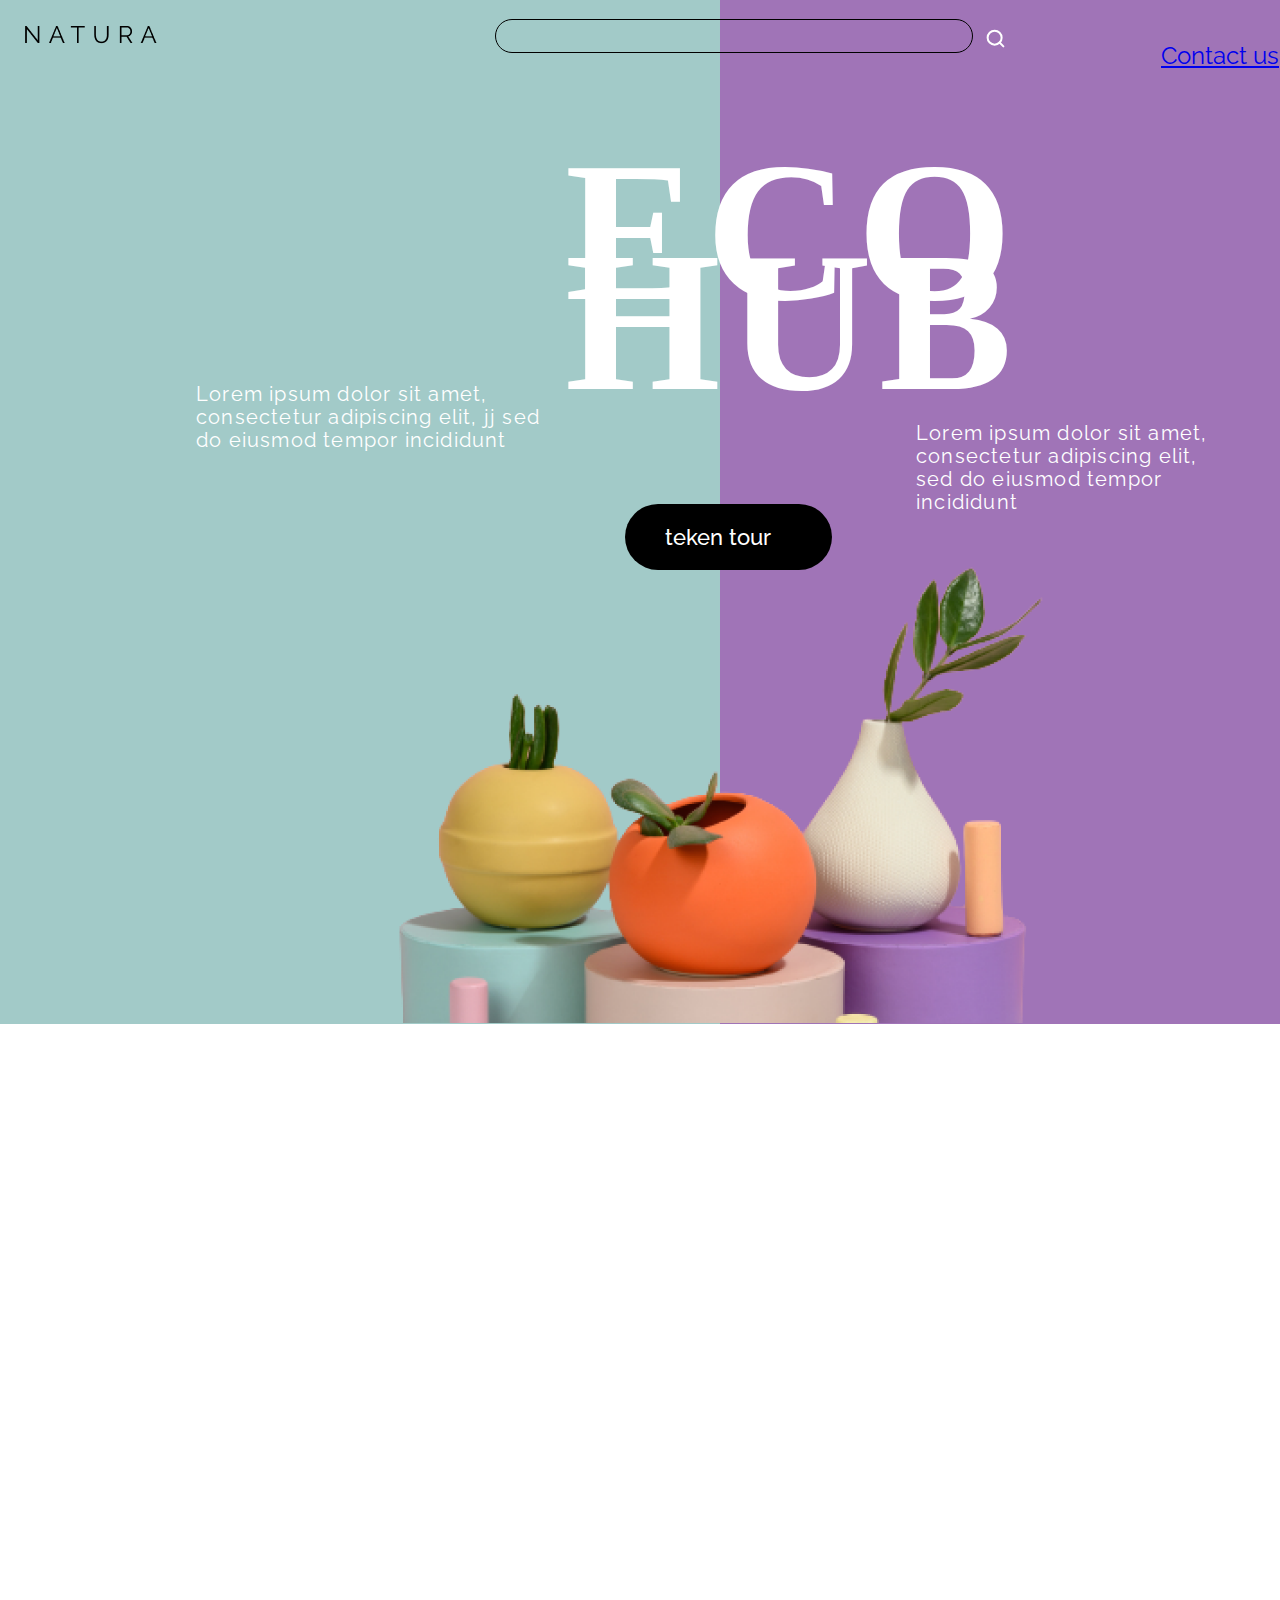
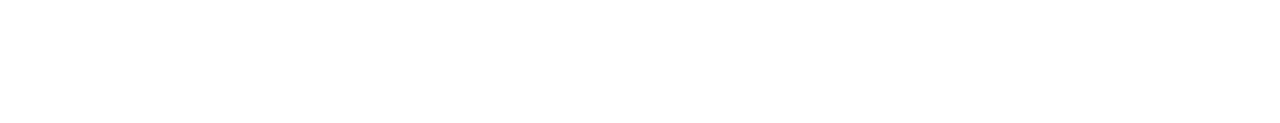
<file: index.html>
<!DOCTYPE html>
<html lang="en">
<head>
    <meta charset="UTF-8">
    <meta http-equiv="X-UA-Compatible" content="IE=edge">
    <meta name="viewport" content="width=device-width, initial-scale=1.0">
    <link rel="stylesheet" href="css/style.css">
    <title>Landing-Page</title>
    <link href="https://fonts.googleapis.com/css2?family=Raleway:wght@200&display=swap" rel="stylesheet"> 
    <link href="https://fonts.googleapis.com/css2?family=Raleway:wght@300;400&display=swap" rel="stylesheet">
</head>
<body>
    <section class="cont1">
        <div> <img class="logo" src="img/NATURA.png"></div>
        <p class="fp">Lorem ipsum dolor sit amet,
            consectetur adipiscing elit, jj
            sed do eiusmod tempor incididunt </p>
    </section>
    <section class="cont2">
        <button class="contus"><a href="contact_us.html">Contact us</a></button>
        <button class="singup"><a href="sing_up.html">Sing up</a></button>
        <p class="sp"> Lorem ipsum dolor sit amet, 
            consectetur adipiscing elit, 
            sed do eiusmod tempor incididunt </p>
    </section>
    <section class="cont3">
        <input type="text">
        <section class="serch">
            <section class="loupes">
            <img src="img/search.svg" alt="">
            </section>
        </section>
        <section class="tp">
            <h1>ECO HUB</h1>
        </section>
        <section>
            <p class="imgb">teken tour</p>
        </section>
    </section>
    <section>
        <div></div>
    </section>
</body>
</html>
</file>
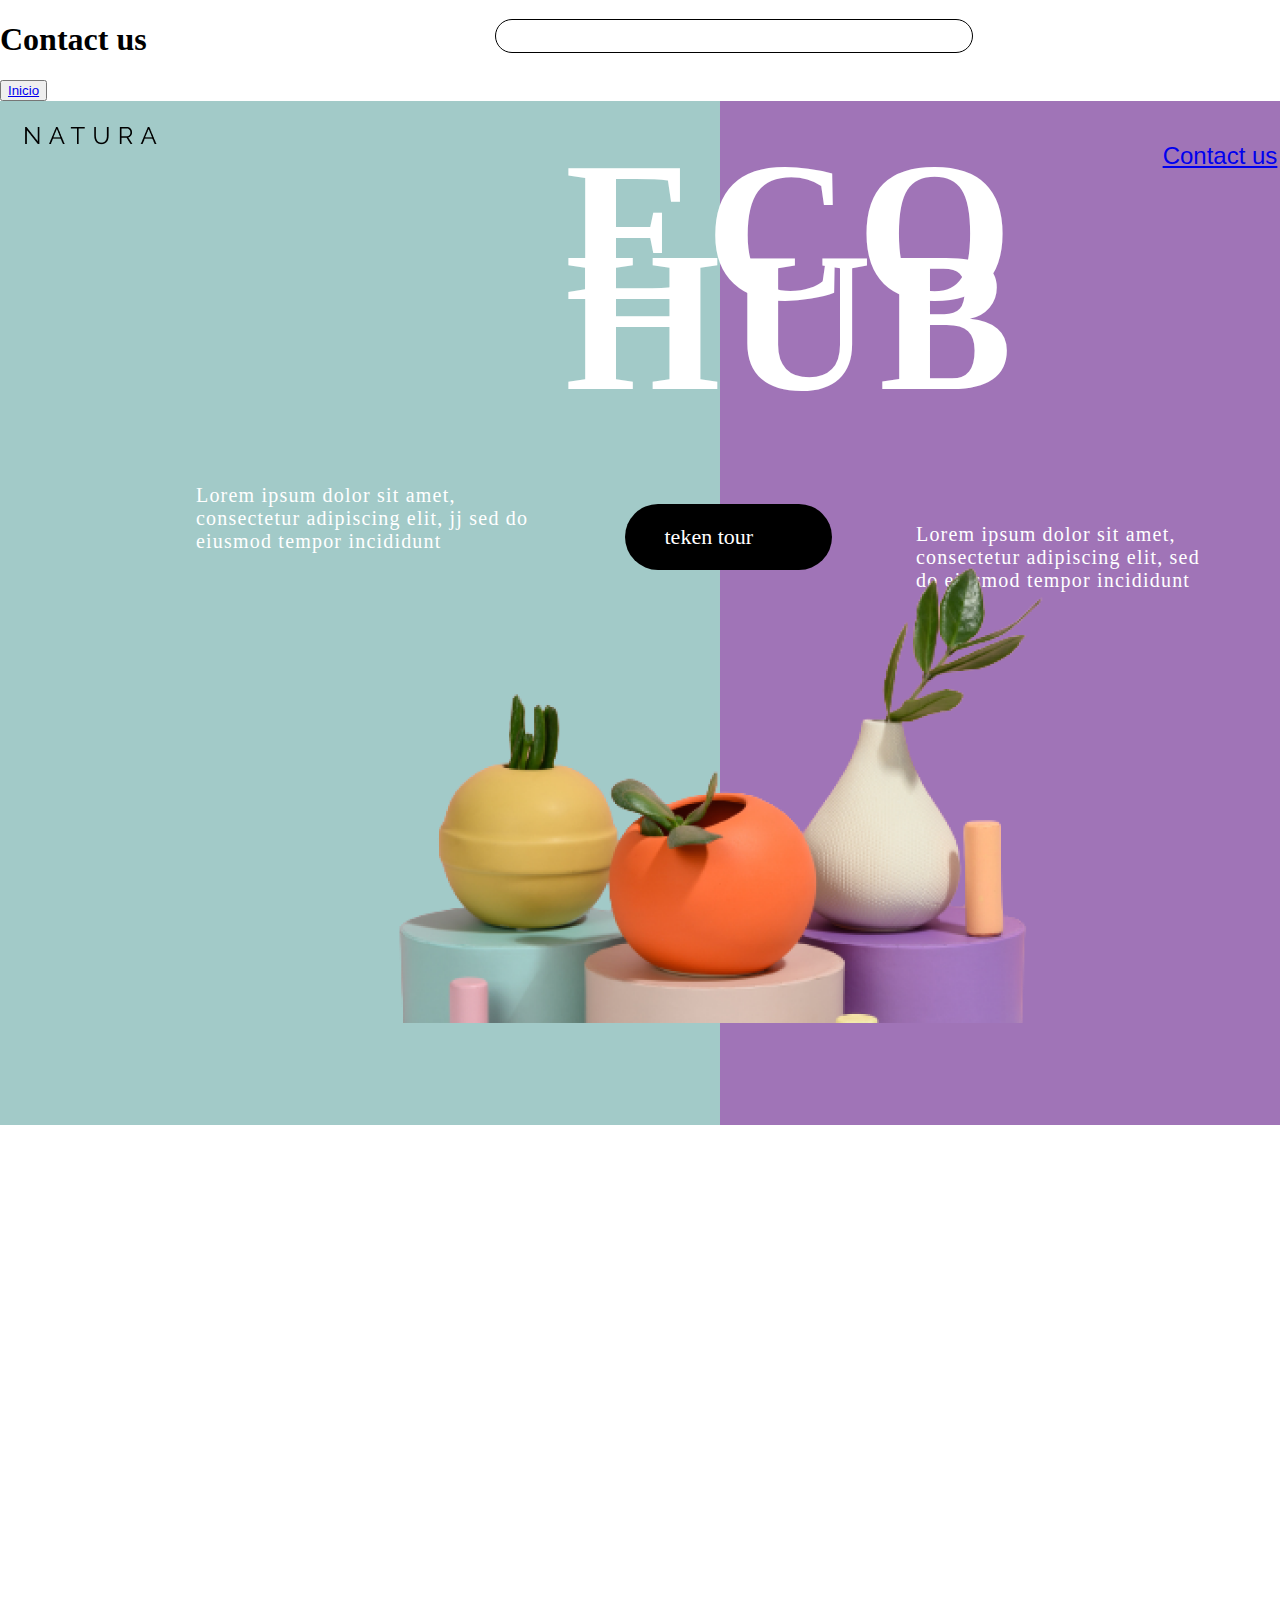
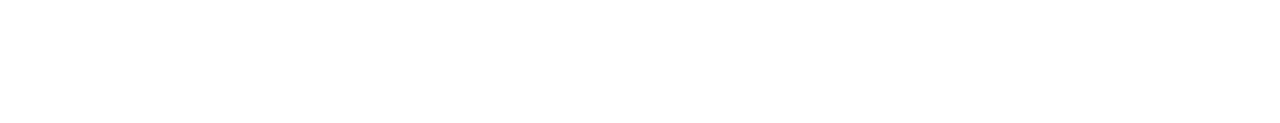
<file: contact_us.html>
<!DOCTYPE html>
<html lang="en">
<head>
    <meta charset="UTF-8">
    <meta http-equiv="X-UA-Compatible" content="IE=edge">
    <meta name="viewport" content="width=device-width, initial-scale=1.0">
    <link rel="stylesheet" href="css/style.css">
    <title>Contact Us</title>
</head>
<body>
    <h1>Contact us</h1>
    <button class="landin"><a href="landing-page.html">Inicio</a></button>
    <section class="cont1">
        <div> <img class="logo" src="img/NATURA.png"></div>
        <p class="fp">Lorem ipsum dolor sit amet,
            consectetur adipiscing elit, jj
            sed do eiusmod tempor incididunt </p>
    </section>
    <section class="cont2">
        <button class="contus"><a href="contact_us.html">Contact us</a></button>
        <button class="singup"><a href="sing_up.html">Sing up</a></button>
        <p class="sp"> Lorem ipsum dolor sit amet, 
            consectetur adipiscing elit, 
            sed do eiusmod tempor incididunt </p>
    </section>
    <section class="cont3">
        <input type="text">
        <section class="serch">
            <section class="loupes">
            <img src="img/search.svg" alt="">
            </section>
        </section>
        <section class="tp">
            <h1>ECO HUB</h1>
        </section>
        <section>
            <p class="imgb">teken tour</p>
        </section>
    </section>
    <section>
        <div></div>
    </section>
</body>
</body>
</html>
</file>
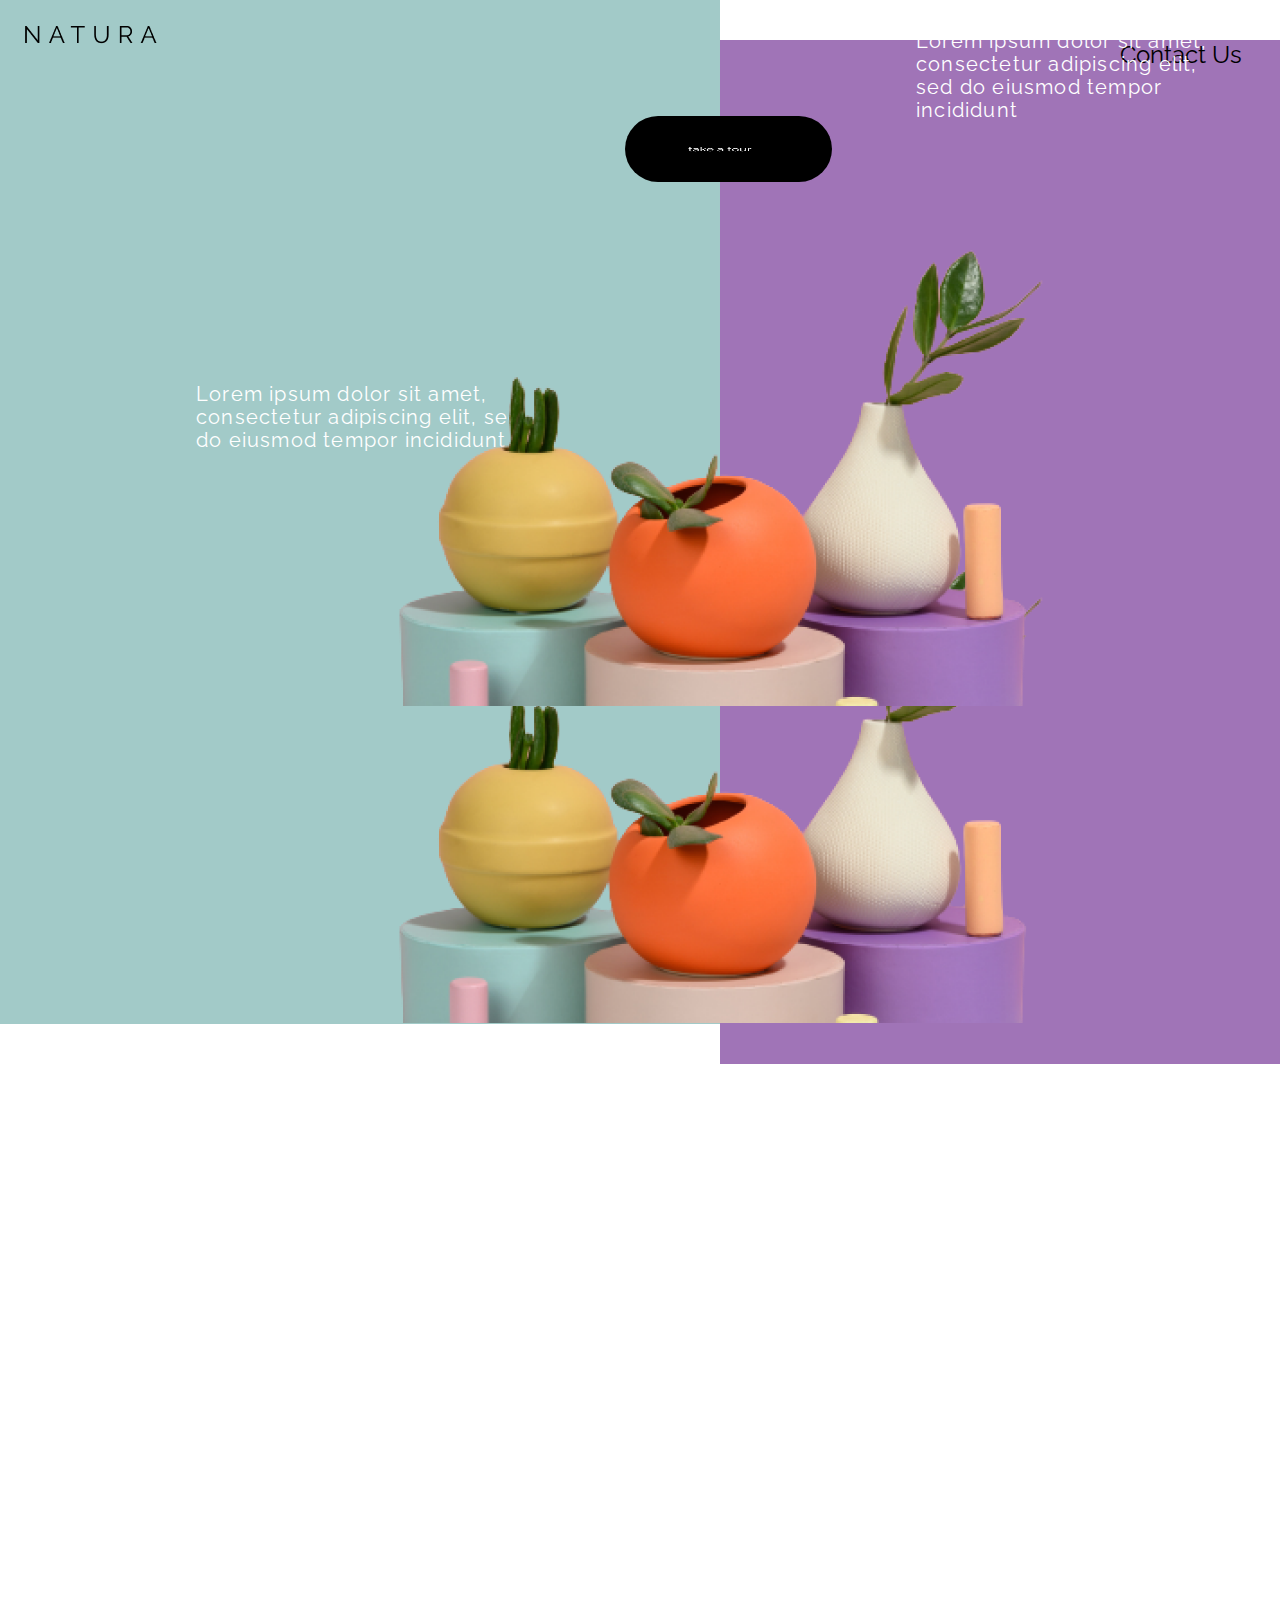
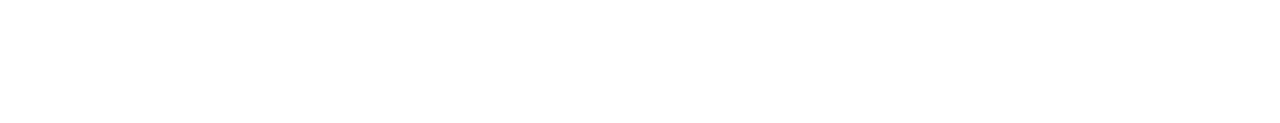
<file: landing-page.html>
<!DOCTYPE html>
<html lang="en">
<head>
    <meta charset="UTF-8">
    <meta http-equiv="X-UA-Compatible" content="IE=edge">
    <meta name="viewport" content="width=device-width, initial-scale=1.0">
    <link rel="stylesheet" href="css/style.css">
    <title>Landing-Page</title>
    <link href="https://fonts.googleapis.com/css2?family=Raleway:wght@200&display=swap" rel="stylesheet"> 
    <link href="https://fonts.googleapis.com/css2?family=Raleway:wght@300;400&display=swap" rel="stylesheet">
</head>
<body>
    <section class="cont1">
        <div> <img class="logo" src="img/NATURA.png"></div>
        <p class="fp">Lorem ipsum dolor sit amet,
            consectetur adipiscing elit, 
            sed do eiusmod tempor incididunt </p>
    </section>
    <section class="cont2">
        <div class="contus">Contact Us </div>
        <div class="singup">Sing up</div>
        <p class="sp"> Lorem ipsum dolor sit amet, 
            consectetur adipiscing elit, 
            sed do eiusmod tempor incididunt </p>
    </section>
    <section class="cont3">
        <p class="tp">ECO HUB</p>
        <div><img class="imgb" src="img/Primary button.png" > </div>
        <div><img class="img" src="img/pexels-daria-liudnaya-7354480-removebg-preview 1.png"> </div>
        
    </section>
    <section>
        <div></div>
    </section>
</body>
</html>
</file>
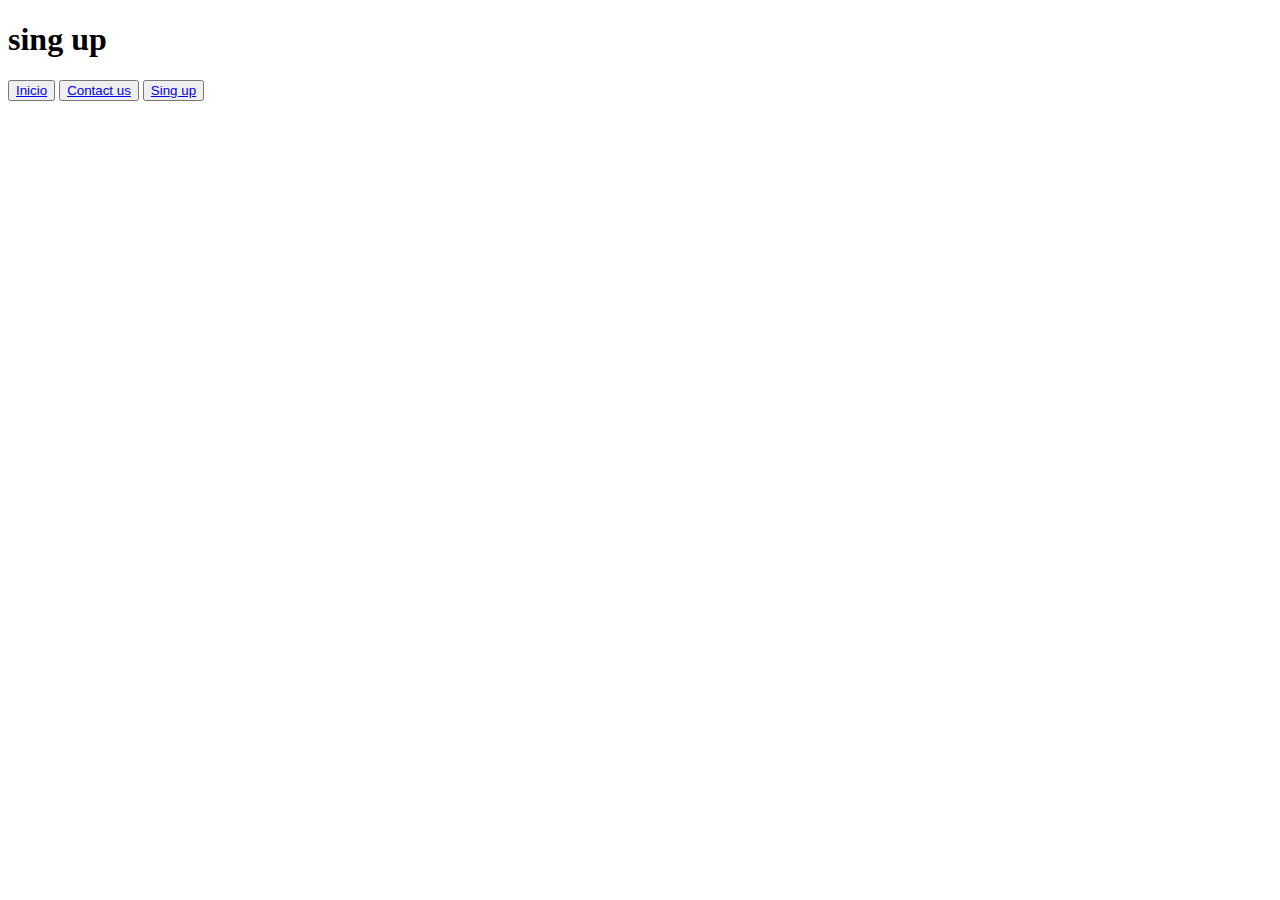
<file: sing_up.html>
<!DOCTYPE html>
<html lang="en">
<head>
    <meta charset="UTF-8">
    <meta http-equiv="X-UA-Compatible" content="IE=edge">
    <meta name="viewport" content="width=device-width, initial-scale=1.0">
    <title>Sing UP</title>
</head>
<body>
    <h1>sing up</h1>
    <button class="landin"><a href="landing-page.html">Inicio</a></button>
    <button class="contus"><a href="contact_us.html">Contact us</a></button>
    <button class="singup"><a href="sing_up.html">Sing up</a></button>
</body>
</html>
</file>
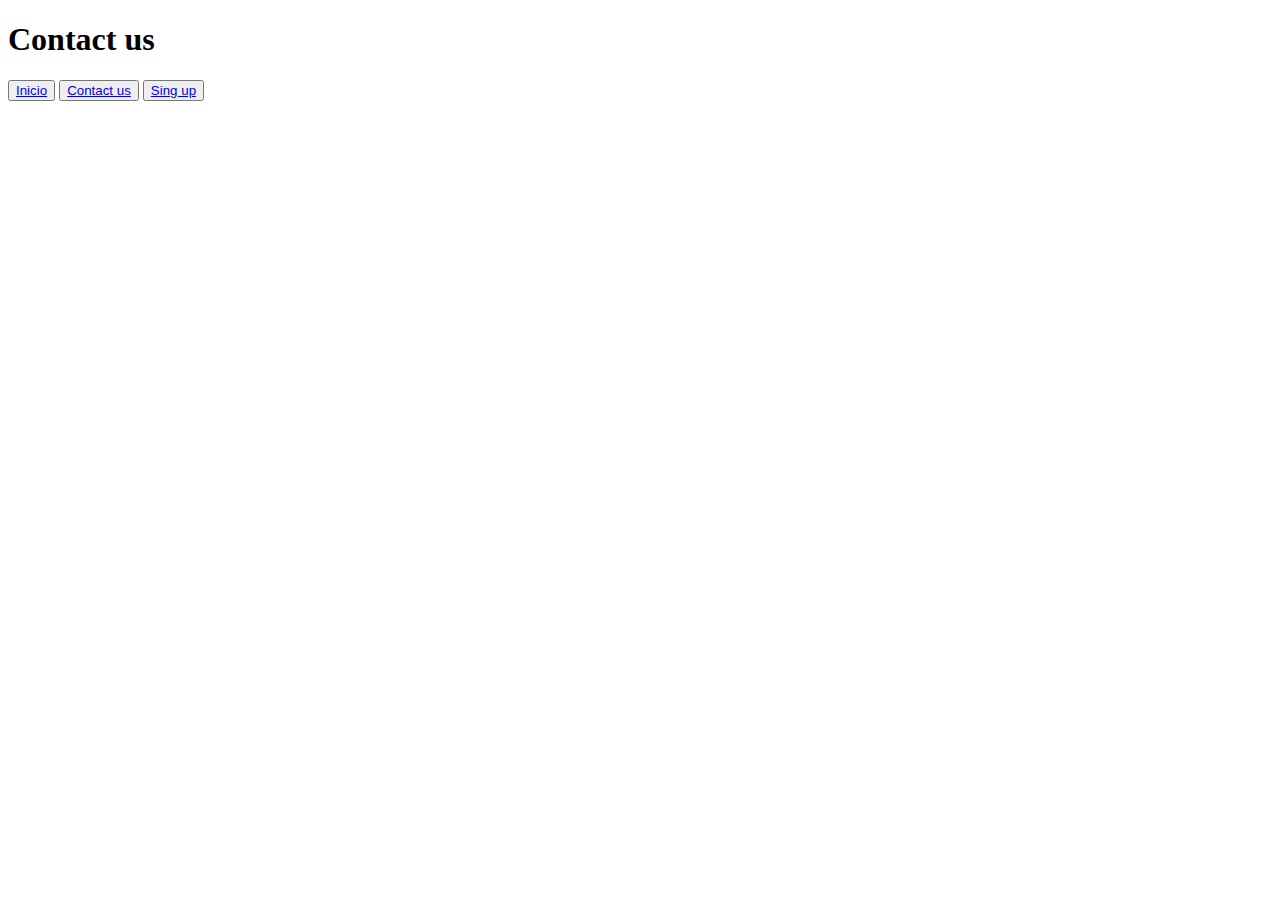
<file: taken_tour.html>
<!DOCTYPE html>
<html lang="en">
<head>
    <meta charset="UTF-8">
    <meta http-equiv="X-UA-Compatible" content="IE=edge">
    <meta name="viewport" content="width=device-width, initial-scale=1.0">
    <title>Contact Us</title>
</head>
<body>
    <h1>Contact us</h1>
    <button class="landin"><a href="landing-page.html">Inicio</a></button>
    <button class="contus"><a href="contact_us.html">Contact us</a></button>
    <button class="singup"><a href="sing_up.html">Sing up</a></button>
</body>
</html>
</file>
<file: css/style.css>
body{
    margin: 0;
    text-decoration: none;
}
.cont1{
    background: #A2CAC8;
    width: 720px;
    height: 1024px;
    top: 0%;
}
.fp{
    width: 356px;
    height: 69px;
    margin-left: 196px;
    margin-top: 335px;
    font-family: 'Raleway';
    font-style: normal;
    font-weight: 400;
    font-size: 20px;
    line-height: 23px;
    letter-spacing: 0.06em;
    color: #ffffff;
    
}
.cont2{

    background: #A074B7;
    width: 720px;
    height: 1024px;
    margin-left: 720px;
    top: 0%;
    margin-top: -1024px;
}
.sp{
    width: 295px;
    height: 72px;
    margin-left: 196px;
    margin-top: 331px;
    font-family: 'Raleway';
    font-style: normal;
    font-weight: 400;
    font-size: 20px;
    line-height: 23px;
    letter-spacing: 0.06em;
    color: #FFFFFF;
}
.contus{
    font-family: 'Raleway', sans-serif;
    margin-left: 400px;
    margin-top: 40px;
    font-size: x-large;
    width: 200px;
    height: 30px;
    background: transparent;
    border: transparent;
    color: #000000;
    cursor: pointer; 
}
.contus:hover {
    color: #FFFFFF;
}
.singup{
    margin-left: 610px;
    margin-top: -400px;
    color: #ffffff;
    font-family: 'Raleway', sans-serif;
    font-size:x-large;
    background: transparent;
    border: transparent;
}
.cont3{
    position: relative;
    position: absolute;
    left: 175px;
    top: 1%;
    
    width: 899px;
    height: 2024px;
    margin-top: -310px;
    background-image: url('/img/pexels-daria-liudnaya-7354480-removebg-preview\ 1.png');
    background-repeat: no-repeat;
    background-position-y: 800px;
    
}
input{
    width: 472px;
    height: 30px;
    margin-left: 320px;
    margin-top: 320px;
    border: 0.5px solid #000000;
    border-radius: 20px;
    background: transparent;
}

.loupes{
    margin-top: -25px;
    margin-left: 810px;
}
.tp{
    width: 220px;
    height: 182px;
    left: 610px;
    font-family: 'Histora Beralin';
    font-style: normal;
    font-weight: 400;
    font-size: 100px;
    line-height: 90px;
    letter-spacing: 0.07em;
    color: #FFFFFF;
    margin-left: 390px;
    margin-top: 100px;
    
}
.imgb{
    width: 110px;
    height: 18px;
    font-family: 'Raleway';
    font-style: normal;
    font-weight: 500;
    font-size: 22px;
    line-height: 18px;
    color: #FFFFFF;
    flex: none;
    order: 0;
    flex-grow: 0;

    display: flex;
    flex-direction: row;
    align-items: flex-start;
    padding: 24px 57px 24px 40px;
    gap: 10px;
    margin-left: 50%;
    margin-right: 40%;
    margin-top: 15%;
    bottom: 43.65%;

    background: #000000;
    border-radius: 40px;
 }

.logo{
    margin-top: 25px;
    margin-left: 25px;
}
</file>
